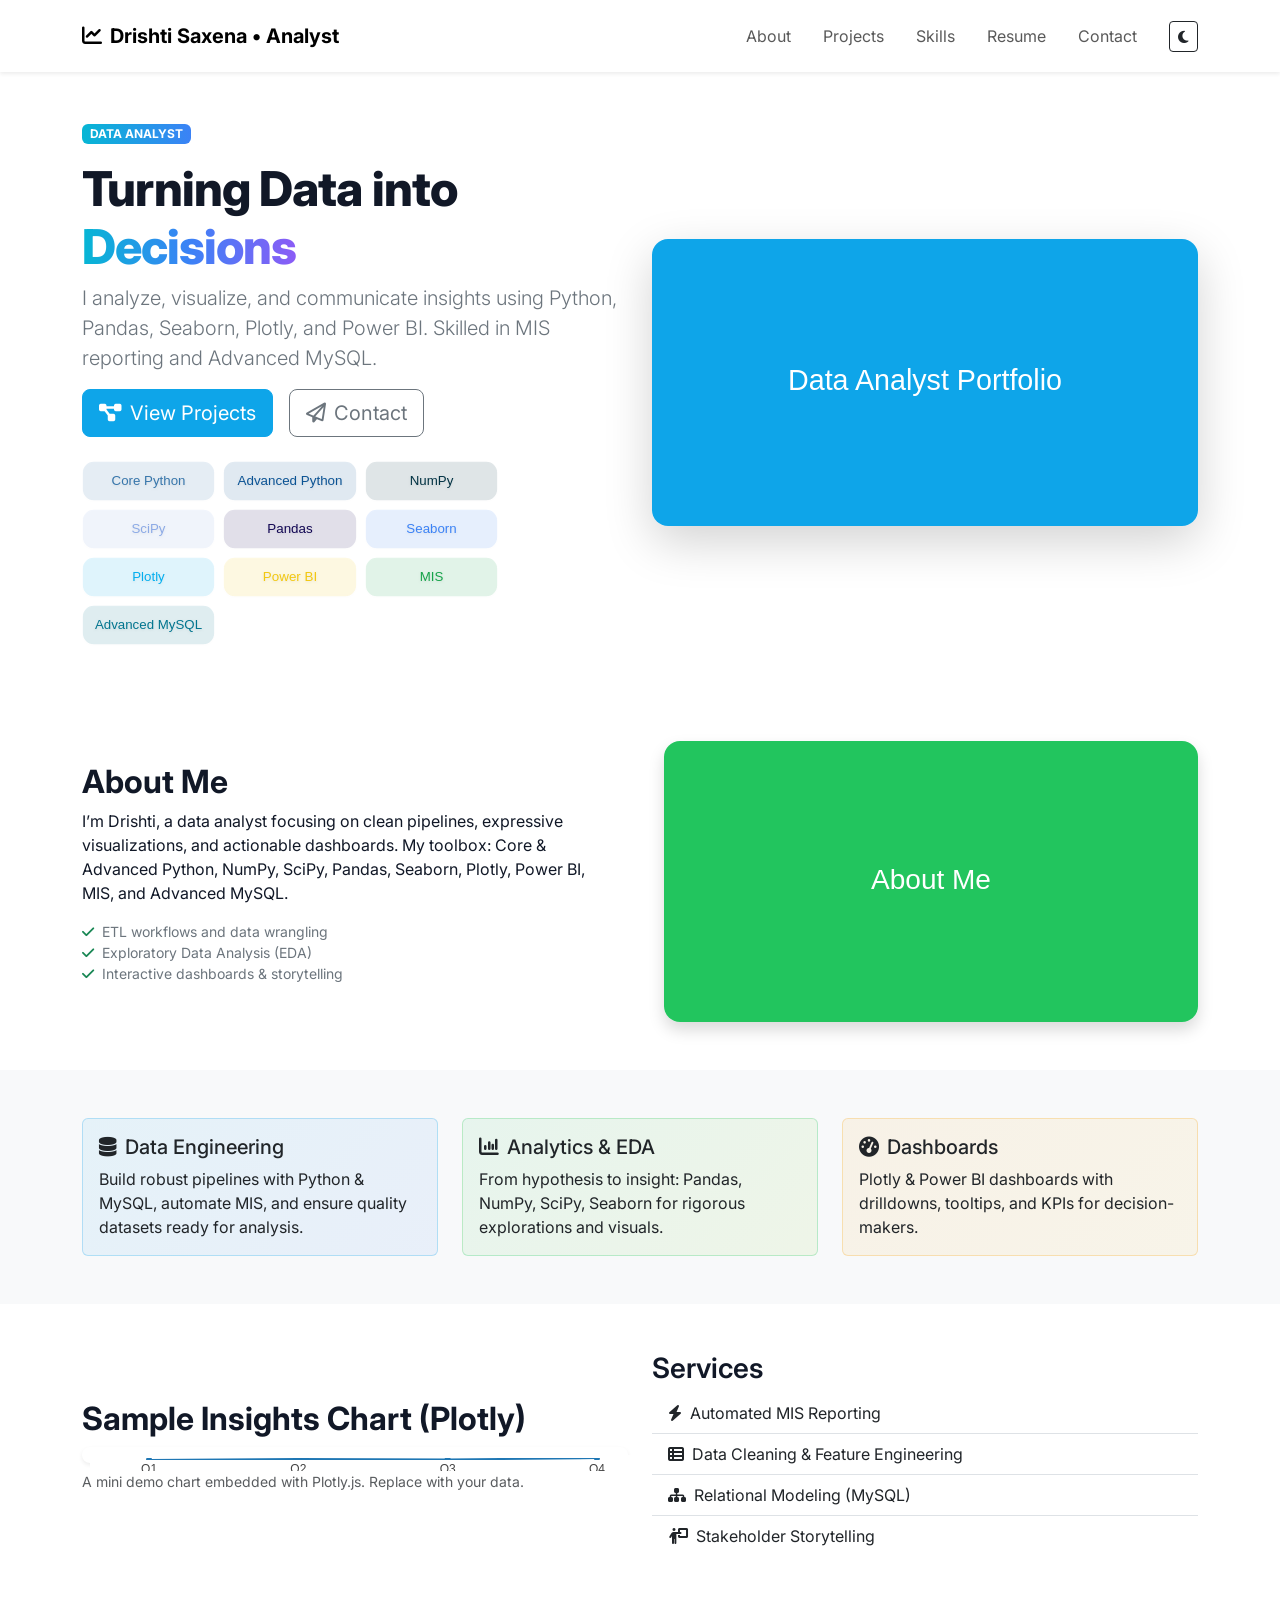
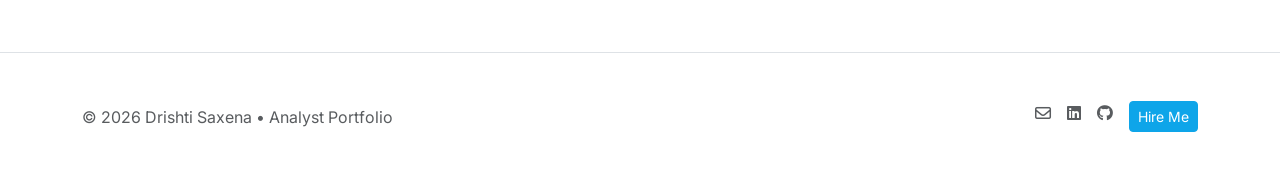
<file: index.html>
<!doctype html>
<html lang="en">
<head>

  <meta charset="utf-8" />
  <meta name="viewport" content="width=device-width, initial-scale=1" />
  <title>Analyst Portfolio - Drishti Saxena</title>
  <meta name="description" content="Animated, attractive, fully-featured data analyst portfolio: Python, NumPy, SciPy, Pandas, Seaborn, Plotly, Power BI, MIS, Advanced MySQL."/>

  <!-- Bootstrap 5 -->
  <link href="https://cdn.jsdelivr.net/npm/bootstrap@5.3.3/dist/css/bootstrap.min.css" rel="stylesheet">
  <!-- AOS for animations -->
  <link href="https://unpkg.com/aos@2.3.4/dist/aos.css" rel="stylesheet">
  <!-- Font Awesome -->
  <link href="https://cdnjs.cloudflare.com/ajax/libs/font-awesome/6.5.0/css/all.min.css" rel="stylesheet">
  <!-- Inter font -->
  <link rel="preconnect" href="https://fonts.gstatic.com" crossorigin>
  <link href="https://fonts.googleapis.com/css2?family=Inter:wght@300;400;600;800&display=swap" rel="stylesheet">
  <!-- Custom -->
  <link href="css/style.css" rel="stylesheet">

</head>
<body class="fade-in">

  <nav class="navbar navbar-expand-lg navbar-light bg-white sticky-top shadow-sm py-3">
    <div class="container">
      <a class="navbar-brand fw-bold" href="index.html"><i class="fa-solid fa-chart-line me-2"></i>Drishti Saxena • Analyst</a>
      <button class="navbar-toggler" type="button" data-bs-toggle="collapse" data-bs-target="#nav">
        <span class="navbar-toggler-icon"></span>
      </button>
      <div id="nav" class="collapse navbar-collapse">
        <ul class="navbar-nav ms-auto align-items-lg-center gap-lg-3">
          <li class="nav-item"><a class="nav-link" href="index.html#about">About</a></li>
          <li class="nav-item"><a class="nav-link" href="projects.html">Projects</a></li>
          <li class="nav-item"><a class="nav-link" href="skills.html">Skills</a></li>
          <li class="nav-item"><a class="nav-link" href="resume.html">Resume</a></li>
          <li class="nav-item"><a class="nav-link" href="contact.html">Contact</a></li>
          <li class="nav-item">
            <button class="btn btn-sm btn-outline-dark ms-lg-2" id="themeToggle" aria-label="Toggle theme">
              <i class="fa-solid fa-moon"></i>
            </button>
          </li>
        </ul>
      </div>
    </div>
  </nav>


<header class="hero container py-5">
  <div class="row align-items-center g-4">
    <div class="col-lg-6" data-aos="fade-right">
      <span class="badge bg-gradient-primary text-uppercase mb-3">Data Analyst</span>
      <h1 class="display-5 fw-extrabold lh-tight">Turning Data into <span class="gradient-text">Decisions</span></h1>
      <p class="lead text-secondary">I analyze, visualize, and communicate insights using Python, Pandas, Seaborn, Plotly, and Power BI. Skilled in MIS reporting and Advanced MySQL.</p>
      <div class="d-flex gap-3 mt-3">
        <a href="projects.html" class="btn btn-primary btn-lg"><i class="fa-solid fa-diagram-project me-2"></i>View Projects</a>
        <a href="contact.html" class="btn btn-outline-secondary btn-lg"><i class="fa-regular fa-paper-plane me-2"></i>Contact</a>
      </div>
      <div class="d-flex flex-wrap gap-2 mt-4">
        <img class="tech-badge" src="assets/icons/core_python.svg" alt="Core Python"/><img class="tech-badge" src="assets/icons/advanced_python.svg" alt="Advanced Python"/><img class="tech-badge" src="assets/icons/numpy.svg" alt="NumPy"/><img class="tech-badge" src="assets/icons/scipy.svg" alt="SciPy"/><img class="tech-badge" src="assets/icons/pandas.svg" alt="Pandas"/><img class="tech-badge" src="assets/icons/seaborn.svg" alt="Seaborn"/><img class="tech-badge" src="assets/icons/plotly.svg" alt="Plotly"/><img class="tech-badge" src="assets/icons/power_bi.svg" alt="Power BI"/><img class="tech-badge" src="assets/icons/mis.svg" alt="MIS"/><img class="tech-badge" src="assets/icons/advanced_mysql.svg" alt="Advanced MySQL"/>
      </div>
    </div>
    <div class="col-lg-6 text-center" data-aos="zoom-in">
      <img src="assets/img/hero.svg" class="img-fluid rounded-4 shadow-lg" alt="hero image">
    </div>
  </div>
</header>

<section id="about" class="container py-5">
  <div class="row align-items-center g-5">
    <div class="col-lg-6 order-lg-2" data-aos="fade-left">
      <img src="assets/img/about.svg" class="img-fluid rounded-4 shadow" alt="about">
    </div>
    <div class="col-lg-6" data-aos="fade-right">
      <h2 class="fw-bold">About Me</h2>
      <p>I’m Drishti, a data analyst focusing on clean pipelines, expressive visualizations, and actionable dashboards. My toolbox: Core & Advanced Python, NumPy, SciPy, Pandas, Seaborn, Plotly, Power BI, MIS, and Advanced MySQL.</p>
      <ul class="list-unstyled small text-secondary">
        <li><i class="fa-solid fa-check me-2 text-success"></i>ETL workflows and data wrangling</li>
        <li><i class="fa-solid fa-check me-2 text-success"></i>Exploratory Data Analysis (EDA)</li>
        <li><i class="fa-solid fa-check me-2 text-success"></i>Interactive dashboards & storytelling</li>
      </ul>
    </div>
  </div>
</section>

<section class="bg-light py-5">
  <div class="container">
    <div class="row g-4">
      <div class="col-md-4" data-aos="flip-left">
        <div class="card h-100 gradient-card">
          <div class="card-body">
            <h5 class="card-title"><i class="fa-solid fa-database me-2"></i>Data Engineering</h5>
            <p class="card-text">Build robust pipelines with Python & MySQL, automate MIS, and ensure quality datasets ready for analysis.</p>
          </div>
        </div>
      </div>
      <div class="col-md-4" data-aos="flip-left" data-aos-delay="100">
        <div class="card h-100 gradient-card-2">
          <div class="card-body">
            <h5 class="card-title"><i class="fa-solid fa-chart-column me-2"></i>Analytics & EDA</h5>
            <p class="card-text">From hypothesis to insight: Pandas, NumPy, SciPy, Seaborn for rigorous explorations and visuals.</p>
          </div>
        </div>
      </div>
      <div class="col-md-4" data-aos="flip-left" data-aos-delay="200">
        <div class="card h-100 gradient-card-3">
          <div class="card-body">
            <h5 class="card-title"><i class="fa-solid fa-gauge-high me-2"></i>Dashboards</h5>
            <p class="card-text">Plotly & Power BI dashboards with drilldowns, tooltips, and KPIs for decision-makers.</p>
          </div>
        </div>
      </div>
    </div>
  </div>
</section>

<section class="container py-5">
  <div class="row g-4 align-items-center">
    <div class="col-lg-6" data-aos="fade-right">
      <h2 class="fw-bold">Sample Insights Chart (Plotly)</h2>
      <div id="plotly-demo" class="rounded-4 shadow-sm p-2 bg-white"></div>
      <p class="small text-muted mt-2">A mini demo chart embedded with Plotly.js. Replace with your data.</p>
    </div>
    <div class="col-lg-6" data-aos="fade-left">
      <h3 class="fw-semibold">Services</h3>
      <ul class="list-group list-group-flush">
        <li class="list-group-item"><i class="fa-solid fa-bolt me-2"></i>Automated MIS Reporting</li>
        <li class="list-group-item"><i class="fa-solid fa-table-list me-2"></i>Data Cleaning & Feature Engineering</li>
        <li class="list-group-item"><i class="fa-solid fa-sitemap me-2"></i>Relational Modeling (MySQL)</li>
        <li class="list-group-item"><i class="fa-solid fa-person-chalkboard me-2"></i>Stakeholder Storytelling</li>
      </ul>
    </div>
  </div>
</section>


  <footer class="py-5 mt-5 border-top">
    <div class="container d-flex flex-column flex-md-row justify-content-between align-items-center gap-3">
      <div class="text-muted">© <span id="year"></span> Drishti Saxena • Analyst Portfolio</div>
      <div class="d-flex gap-3">
        <a href="mailto:you@example.com" class="text-muted"><i class="fa-regular fa-envelope"></i></a>
        <a href="https://www.linkedin.com/" target="_blank" class="text-muted"><i class="fa-brands fa-linkedin"></i></a>
        <a href="https://github.com/" target="_blank" class="text-muted"><i class="fa-brands fa-github"></i></a>
        <a href="contact.html" class="btn btn-primary btn-sm">Hire Me</a>
      </div>
    </div>
  </footer>


  <script src="https://cdn.jsdelivr.net/npm/bootstrap@5.3.3/dist/js/bootstrap.bundle.min.js"></script>
  <script src="https://unpkg.com/aos@2.3.4/dist/aos.js"></script>
  <script src="https://cdn.plot.ly/plotly-2.32.0.min.js"></script>
  <script src="js/main.js"></script>

</body>
</html>
</file>
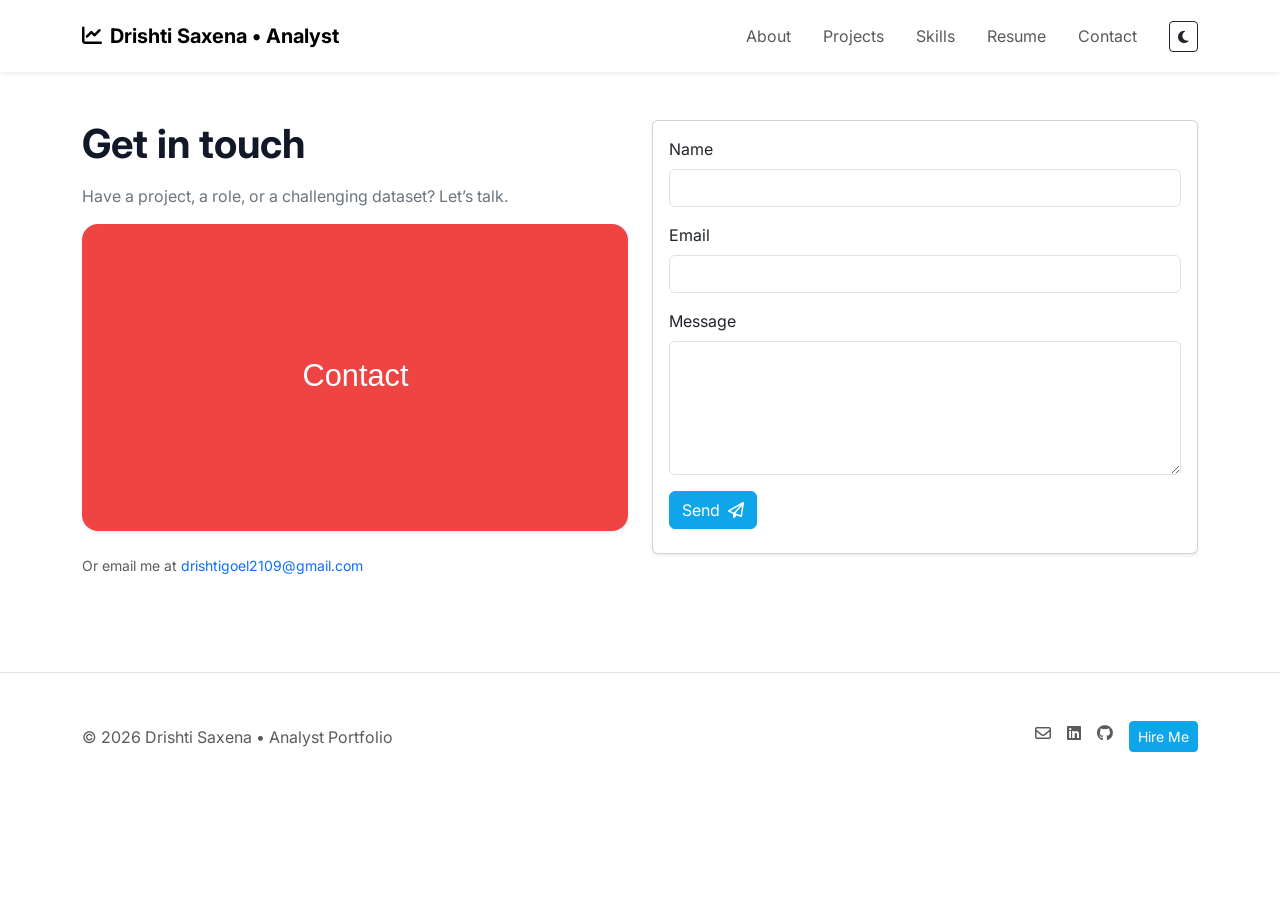
<file: contact.html>
<!doctype html>
<html lang="en">
<head>

  <meta charset="utf-8" />
  <meta name="viewport" content="width=device-width, initial-scale=1" />
  <title>Analyst Portfolio - Drishti Saxena</title>
  <meta name="description" content="Animated, attractive, fully-featured data analyst portfolio: Python, NumPy, SciPy, Pandas, Seaborn, Plotly, Power BI, MIS, Advanced MySQL."/>

  <!-- Bootstrap 5 -->
  <link href="https://cdn.jsdelivr.net/npm/bootstrap@5.3.3/dist/css/bootstrap.min.css" rel="stylesheet">
  <!-- AOS for animations -->
  <link href="https://unpkg.com/aos@2.3.4/dist/aos.css" rel="stylesheet">
  <!-- Font Awesome -->
  <link href="https://cdnjs.cloudflare.com/ajax/libs/font-awesome/6.5.0/css/all.min.css" rel="stylesheet">
  <!-- Inter font -->
  <link rel="preconnect" href="https://fonts.gstatic.com" crossorigin>
  <link href="https://fonts.googleapis.com/css2?family=Inter:wght@300;400;600;800&display=swap" rel="stylesheet">
  <!-- Custom -->
  <link href="css/style.css" rel="stylesheet">

</head>
<body>

  <nav class="navbar navbar-expand-lg navbar-light bg-white sticky-top shadow-sm py-3">
    <div class="container">
      <a class="navbar-brand fw-bold" href="index.html"><i class="fa-solid fa-chart-line me-2"></i>Drishti Saxena • Analyst</a>
      <button class="navbar-toggler" type="button" data-bs-toggle="collapse" data-bs-target="#nav">
        <span class="navbar-toggler-icon"></span>
      </button>
      <div id="nav" class="collapse navbar-collapse">
        <ul class="navbar-nav ms-auto align-items-lg-center gap-lg-3">
          <li class="nav-item"><a class="nav-link" href="index.html#about">About</a></li>
          <li class="nav-item"><a class="nav-link" href="projects.html">Projects</a></li>
          <li class="nav-item"><a class="nav-link" href="skills.html">Skills</a></li>
          <li class="nav-item"><a class="nav-link" href="resume.html">Resume</a></li>
          <li class="nav-item"><a class="nav-link" href="contact.html">Contact</a></li>
          <li class="nav-item">
            <button class="btn btn-sm btn-outline-dark ms-lg-2" id="themeToggle" aria-label="Toggle theme">
              <i class="fa-solid fa-moon"></i>
            </button>
          </li>
        </ul>
      </div>
    </div>
  </nav>


<section class="container py-5">
  <div class="row g-4">
    <div class="col-lg-6" data-aos="fade-right">
      <h1 class="fw-bold mb-3">Get in touch</h1>
      <p class="text-secondary">Have a project, a role, or a challenging dataset? Let’s talk.</p>
      <div class="ratio ratio-16x9 rounded-4 shadow-sm overflow-hidden mb-4">
        <img src="assets/img/contact.svg" alt="contact illustration" class="w-100 h-100 object-fit-cover">
      </div>
      <div class="small text-muted">Or email me at <a href="mailto:you@example.com">drishtigoel2109@gmail.com</a></div>
    </div>
    <div class="col-lg-6" data-aos="fade-left">
      <div class="card shadow-sm">
        <div class="card-body">
          <form id="contactForm" novalidate>
            <div class="mb-3">
              <label class="form-label">Name</label>
              <input type="text" class="form-control" required>
              <div class="invalid-feedback">Please enter your name.</div>
            </div>
            <div class="mb-3">
              <label class="form-label">Email</label>
              <input type="email" class="form-control" required>
              <div class="invalid-feedback">Please enter a valid email.</div>
            </div>
            <div class="mb-3">
              <label class="form-label">Message</label>
              <textarea class="form-control" rows="5" required></textarea>
              <div class="invalid-feedback">Message cannot be empty.</div>
            </div>
            <button type="submit" class="btn btn-primary">Send <i class="fa-regular fa-paper-plane ms-1"></i></button>
            <div class="form-text mt-2" id="formStatus"></div>
          </form>
        </div>
      </div>
    </div>
  </div>
</section>


  <footer class="py-5 mt-5 border-top">
    <div class="container d-flex flex-column flex-md-row justify-content-between align-items-center gap-3">
      <div class="text-muted">© <span id="year"></span> Drishti Saxena • Analyst Portfolio</div>
      <div class="d-flex gap-3">
        <a href="mailto:you@example.com" class="text-muted"><i class="fa-regular fa-envelope"></i></a>
        <a href="https://www.linkedin.com/" target="_blank" class="text-muted"><i class="fa-brands fa-linkedin"></i></a>
        <a href="https://github.com/" target="_blank" class="text-muted"><i class="fa-brands fa-github"></i></a>
        <a href="contact.html" class="btn btn-primary btn-sm">Hire Me</a>
      </div>
    </div>
  </footer>


  <script src="https://cdn.jsdelivr.net/npm/bootstrap@5.3.3/dist/js/bootstrap.bundle.min.js"></script>
  <script src="https://unpkg.com/aos@2.3.4/dist/aos.js"></script>
  <script src="https://cdn.plot.ly/plotly-2.32.0.min.js"></script>
  <script src="js/main.js"></script>

</body>
</html>
</file>
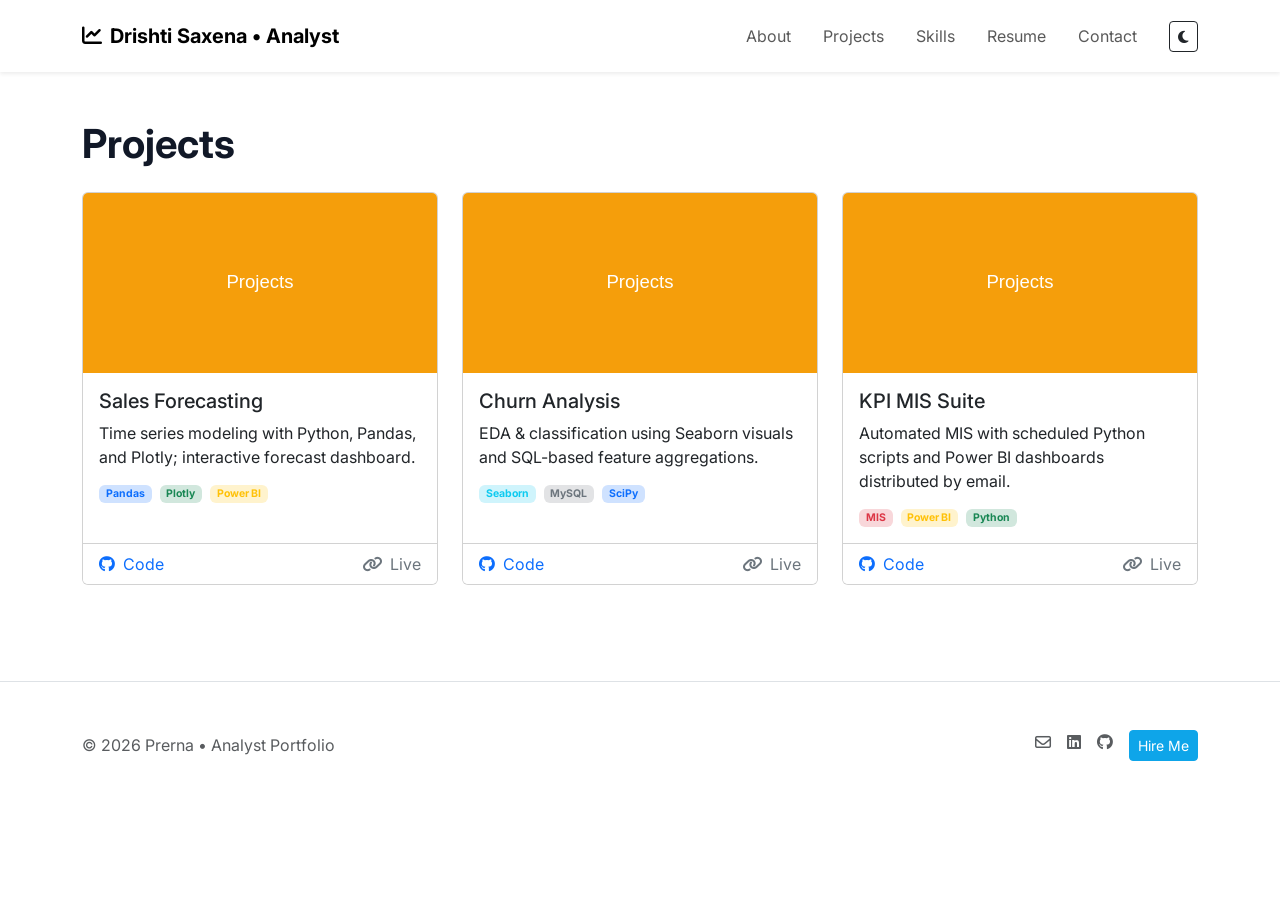
<file: projects.html>
<!doctype html>
<html lang="en">
<head>

  <meta charset="utf-8" />
  <meta name="viewport" content="width=device-width, initial-scale=1" />
  <title>Analyst Portfolio - Drishti Saxena</title>
  <meta name="description" content="Animated, attractive, fully-featured data analyst portfolio: Python, NumPy, SciPy, Pandas, Seaborn, Plotly, Power BI, MIS, Advanced MySQL."/>

  <!-- Bootstrap 5 -->
  <link href="https://cdn.jsdelivr.net/npm/bootstrap@5.3.3/dist/css/bootstrap.min.css" rel="stylesheet">
  <!-- AOS for animations -->
  <link href="https://unpkg.com/aos@2.3.4/dist/aos.css" rel="stylesheet">
  <!-- Font Awesome -->
  <link href="https://cdnjs.cloudflare.com/ajax/libs/font-awesome/6.5.0/css/all.min.css" rel="stylesheet">
  <!-- Inter font -->
  <link rel="preconnect" href="https://fonts.gstatic.com" crossorigin>
  <link href="https://fonts.googleapis.com/css2?family=Inter:wght@300;400;600;800&display=swap" rel="stylesheet">
  <!-- Custom -->
  <link href="css/style.css" rel="stylesheet">

</head>
<body>

  <nav class="navbar navbar-expand-lg navbar-light bg-white sticky-top shadow-sm py-3">
    <div class="container">
      <a class="navbar-brand fw-bold" href="index.html"><i class="fa-solid fa-chart-line me-2"></i>Drishti Saxena • Analyst</a>
      <button class="navbar-toggler" type="button" data-bs-toggle="collapse" data-bs-target="#nav">
        <span class="navbar-toggler-icon"></span>
      </button>
      <div id="nav" class="collapse navbar-collapse">
        <ul class="navbar-nav ms-auto align-items-lg-center gap-lg-3">
          <li class="nav-item"><a class="nav-link" href="index.html#about">About</a></li>
          <li class="nav-item"><a class="nav-link" href="projects.html">Projects</a></li>
          <li class="nav-item"><a class="nav-link" href="skills.html">Skills</a></li>
          <li class="nav-item"><a class="nav-link" href="resume.html">Resume</a></li>
          <li class="nav-item"><a class="nav-link" href="contact.html">Contact</a></li>
          <li class="nav-item">
            <button class="btn btn-sm btn-outline-dark ms-lg-2" id="themeToggle" aria-label="Toggle theme">
              <i class="fa-solid fa-moon"></i>
            </button>
          </li>
        </ul>
      </div>
    </div>
  </nav>


<section class="container py-5">
  <h1 class="fw-bold mb-4" data-aos="fade-up">Projects</h1>
  <div class="row row-cols-1 row-cols-md-2 row-cols-lg-3 g-4">
    <!-- Project cards -->
    <div class="col" data-aos="zoom-in">
      <div class="card project-card h-100">
        <img src="assets/img/projects.svg" class="card-img-top" alt="project">
        <div class="card-body">
          <h5 class="card-title">Sales Forecasting</h5>
          <p class="card-text">Time series modeling with Python, Pandas, and Plotly; interactive forecast dashboard.</p>
          <div class="d-flex flex-wrap gap-2 small">
            <span class="badge bg-primary-subtle text-primary">Pandas</span>
            <span class="badge bg-success-subtle text-success">Plotly</span>
            <span class="badge bg-warning-subtle text-warning">Power BI</span>
          </div>
        </div>
        <div class="card-footer bg-white d-flex justify-content-between">
          <a href="#" class="link-primary"><i class="fa-brands fa-github me-2"></i>Code</a>
          <a href="#" class="link-secondary"><i class="fa-solid fa-link me-2"></i>Live</a>
        </div>
      </div>
    </div>

    <div class="col" data-aos="zoom-in" data-aos-delay="100">
      <div class="card project-card h-100">
        <img src="assets/img/projects.svg" class="card-img-top" alt="project">
        <div class="card-body">
          <h5 class="card-title">Churn Analysis</h5>
          <p class="card-text">EDA & classification using Seaborn visuals and SQL-based feature aggregations.</p>
          <div class="d-flex flex-wrap gap-2 small">
            <span class="badge bg-info-subtle text-info">Seaborn</span>
            <span class="badge bg-secondary-subtle text-secondary">MySQL</span>
            <span class="badge bg-primary-subtle text-primary">SciPy</span>
          </div>
        </div>
        <div class="card-footer bg-white d-flex justify-content-between">
          <a href="#" class="link-primary"><i class="fa-brands fa-github me-2"></i>Code</a>
          <a href="#" class="link-secondary"><i class="fa-solid fa-link me-2"></i>Live</a>
        </div>
      </div>
    </div>

    <div class="col" data-aos="zoom-in" data-aos-delay="200">
      <div class="card project-card h-100">
        <img src="assets/img/projects.svg" class="card-img-top" alt="project">
        <div class="card-body">
          <h5 class="card-title">KPI MIS Suite</h5>
          <p class="card-text">Automated MIS with scheduled Python scripts and Power BI dashboards distributed by email.</p>
          <div class="d-flex flex-wrap gap-2 small">
            <span class="badge bg-danger-subtle text-danger">MIS</span>
            <span class="badge bg-warning-subtle text-warning">Power BI</span>
            <span class="badge bg-success-subtle text-success">Python</span>
          </div>
        </div>
        <div class="card-footer bg-white d-flex justify-content-between">
          <a href="#" class="link-primary"><i class="fa-brands fa-github me-2"></i>Code</a>
          <a href="#" class="link-secondary"><i class="fa-solid fa-link me-2"></i>Live</a>
        </div>
      </div>
    </div>
  </div>
</section>


  <footer class="py-5 mt-5 border-top">
    <div class="container d-flex flex-column flex-md-row justify-content-between align-items-center gap-3">
      <div class="text-muted">© <span id="year"></span> Prerna • Analyst Portfolio</div>
      <div class="d-flex gap-3">
        <a href="mailto:you@example.com" class="text-muted"><i class="fa-regular fa-envelope"></i></a>
        <a href="https://www.linkedin.com/" target="_blank" class="text-muted"><i class="fa-brands fa-linkedin"></i></a>
        <a href="https://github.com/" target="_blank" class="text-muted"><i class="fa-brands fa-github"></i></a>
        <a href="contact.html" class="btn btn-primary btn-sm">Hire Me</a>
      </div>
    </div>
  </footer>


  <script src="https://cdn.jsdelivr.net/npm/bootstrap@5.3.3/dist/js/bootstrap.bundle.min.js"></script>
  <script src="https://unpkg.com/aos@2.3.4/dist/aos.js"></script>
  <script src="https://cdn.plot.ly/plotly-2.32.0.min.js"></script>
  <script src="js/main.js"></script>

</body>
</html>
</file>
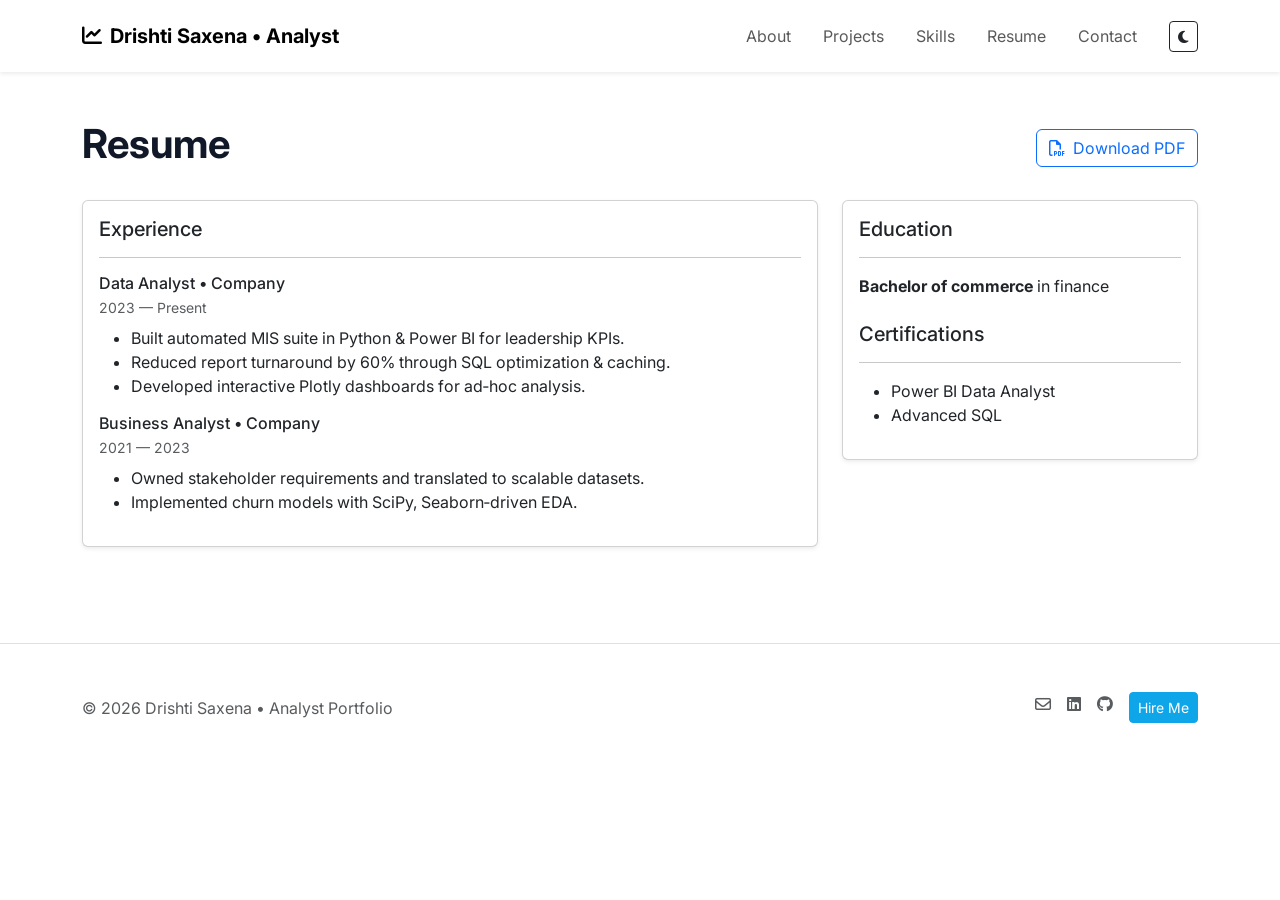
<file: resume.html>
<!doctype html>
<html lang="en">
<head>

  <meta charset="utf-8" />
  <meta name="viewport" content="width=device-width, initial-scale=1" />
  <title>Analyst Portfolio - Drishti Saxena</title>
  <meta name="description" content="Animated, attractive, fully-featured data analyst portfolio: Python, NumPy, SciPy, Pandas, Seaborn, Plotly, Power BI, MIS, Advanced MySQL."/>

  <!-- Bootstrap 5 -->
  <link href="https://cdn.jsdelivr.net/npm/bootstrap@5.3.3/dist/css/bootstrap.min.css" rel="stylesheet">
  <!-- AOS for animations -->
  <link href="https://unpkg.com/aos@2.3.4/dist/aos.css" rel="stylesheet">
  <!-- Font Awesome -->
  <link href="https://cdnjs.cloudflare.com/ajax/libs/font-awesome/6.5.0/css/all.min.css" rel="stylesheet">
  <!-- Inter font -->
  <link rel="preconnect" href="https://fonts.gstatic.com" crossorigin>
  <link href="https://fonts.googleapis.com/css2?family=Inter:wght@300;400;600;800&display=swap" rel="stylesheet">
  <!-- Custom -->
  <link href="css/style.css" rel="stylesheet">

</head>
<body>

  <nav class="navbar navbar-expand-lg navbar-light bg-white sticky-top shadow-sm py-3">
    <div class="container">
      <a class="navbar-brand fw-bold" href="index.html"><i class="fa-solid fa-chart-line me-2"></i>Drishti Saxena • Analyst</a>
      <button class="navbar-toggler" type="button" data-bs-toggle="collapse" data-bs-target="#nav">
        <span class="navbar-toggler-icon"></span>
      </button>
      <div id="nav" class="collapse navbar-collapse">
        <ul class="navbar-nav ms-auto align-items-lg-center gap-lg-3">
          <li class="nav-item"><a class="nav-link" href="index.html#about">About</a></li>
          <li class="nav-item"><a class="nav-link" href="projects.html">Projects</a></li>
          <li class="nav-item"><a class="nav-link" href="skills.html">Skills</a></li>
          <li class="nav-item"><a class="nav-link" href="resume.html">Resume</a></li>
          <li class="nav-item"><a class="nav-link" href="contact.html">Contact</a></li>
          <li class="nav-item">
            <button class="btn btn-sm btn-outline-dark ms-lg-2" id="themeToggle" aria-label="Toggle theme">
              <i class="fa-solid fa-moon"></i>
            </button>
          </li>
        </ul>
      </div>
    </div>
  </nav>


<section class="container py-5">
  <div class="d-flex justify-content-between align-items-center mb-4">
    <h1 class="fw-bold">Resume</h1>
    <a href="assets/Prerna_Analyst_Resume.pdf" class="btn btn-outline-primary"><i class="fa-regular fa-file-pdf me-2"></i>Download PDF</a>
  </div>

  <div class="row g-4">
    <div class="col-lg-8" data-aos="fade-right">
      <div class="card shadow-sm">
        <div class="card-body">
          <h5>Experience</h5>
          <hr>
          <h6 class="mb-1">Data Analyst • Company</h6>
          <div class="text-muted small mb-2">2023 — Present</div>
          <ul>
            <li>Built automated MIS suite in Python & Power BI for leadership KPIs.</li>
            <li>Reduced report turnaround by 60% through SQL optimization & caching.</li>
            <li>Developed interactive Plotly dashboards for ad‑hoc analysis.</li>
          </ul>
          <h6 class="mb-1">Business Analyst • Company</h6>
          <div class="text-muted small mb-2">2021 — 2023</div>
          <ul>
            <li>Owned stakeholder requirements and translated to scalable datasets.</li>
            <li>Implemented churn models with SciPy, Seaborn‑driven EDA.</li>
          </ul>
        </div>
      </div>
    </div>
    <div class="col-lg-4" data-aos="fade-left">
      <div class="card shadow-sm">
        <div class="card-body">
          <h5>Education</h5>
          <hr>
          <p><strong>Bachelor of commerce</strong> in finance</p>
          <h5 class="mt-4">Certifications</h5>
          <hr>
          <ul>
            <li>Power BI Data Analyst</li>
            <li>Advanced SQL</li>
          </ul>
        </div>
      </div>
    </div>
  </div>
</section>


  <footer class="py-5 mt-5 border-top">
    <div class="container d-flex flex-column flex-md-row justify-content-between align-items-center gap-3">
      <div class="text-muted">© <span id="year"></span> Drishti Saxena • Analyst Portfolio</div>
      <div class="d-flex gap-3">
        <a href="mailto:you@example.com" class="text-muted"><i class="fa-regular fa-envelope"></i></a>
        <a href="https://www.linkedin.com/" target="_blank" class="text-muted"><i class="fa-brands fa-linkedin"></i></a>
        <a href="https://github.com/" target="_blank" class="text-muted"><i class="fa-brands fa-github"></i></a>
        <a href="contact.html" class="btn btn-primary btn-sm">Hire Me</a>
      </div>
    </div>
  </footer>


  <script src="https://cdn.jsdelivr.net/npm/bootstrap@5.3.3/dist/js/bootstrap.bundle.min.js"></script>
  <script src="https://unpkg.com/aos@2.3.4/dist/aos.js"></script>
  <script src="https://cdn.plot.ly/plotly-2.32.0.min.js"></script>
  <script src="js/main.js"></script>

</body>
</html>
</file>
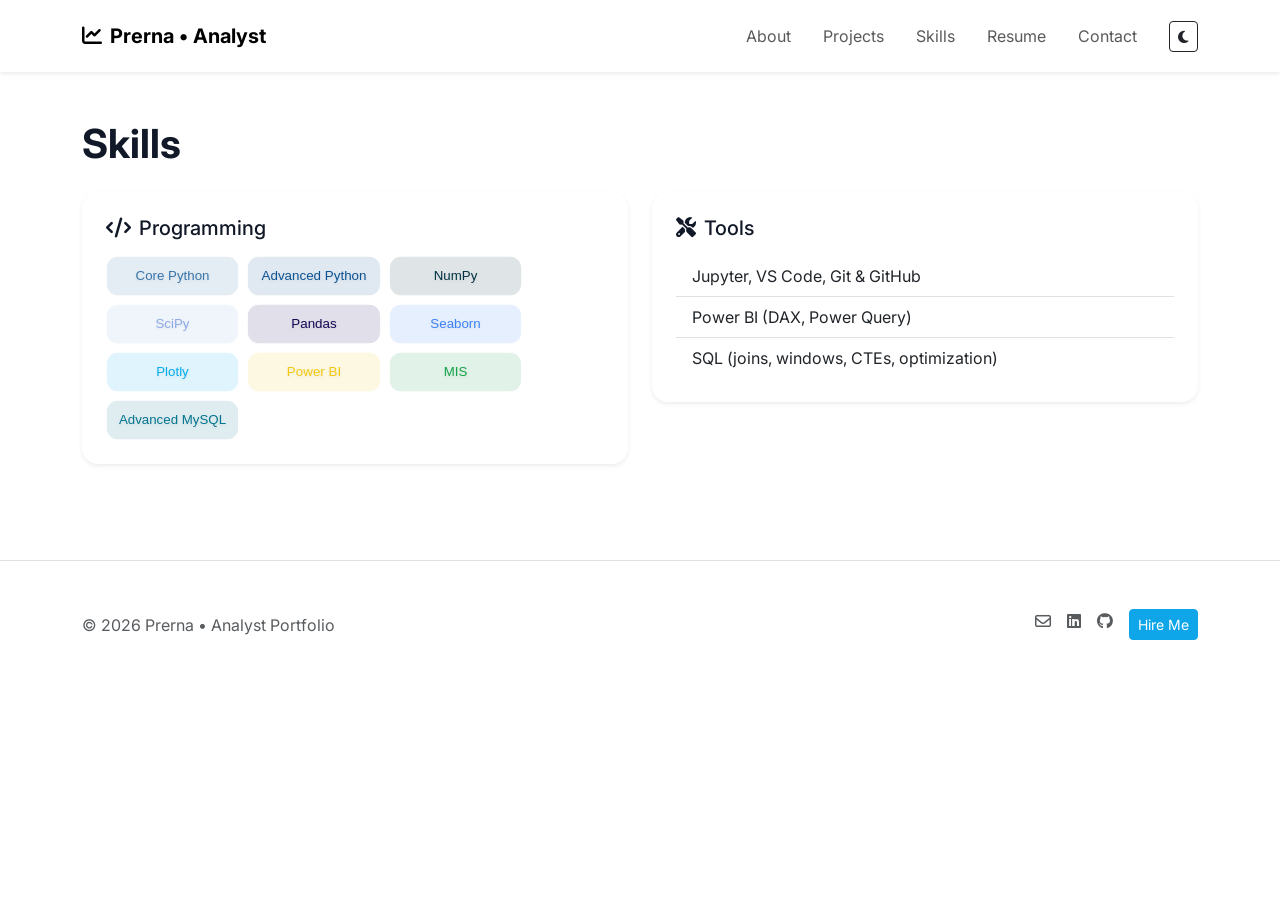
<file: skills.html>
<!doctype html>
<html lang="en">
<head>

  <meta charset="utf-8" />
  <meta name="viewport" content="width=device-width, initial-scale=1" />
  <title>Analyst Portfolio - Prerna</title>
  <meta name="description" content="Animated, attractive, fully-featured data analyst portfolio: Python, NumPy, SciPy, Pandas, Seaborn, Plotly, Power BI, MIS, Advanced MySQL."/>

  <!-- Bootstrap 5 -->
  <link href="https://cdn.jsdelivr.net/npm/bootstrap@5.3.3/dist/css/bootstrap.min.css" rel="stylesheet">
  <!-- AOS for animations -->
  <link href="https://unpkg.com/aos@2.3.4/dist/aos.css" rel="stylesheet">
  <!-- Font Awesome -->
  <link href="https://cdnjs.cloudflare.com/ajax/libs/font-awesome/6.5.0/css/all.min.css" rel="stylesheet">
  <!-- Inter font -->
  <link rel="preconnect" href="https://fonts.gstatic.com" crossorigin>
  <link href="https://fonts.googleapis.com/css2?family=Inter:wght@300;400;600;800&display=swap" rel="stylesheet">
  <!-- Custom -->
  <link href="css/style.css" rel="stylesheet">

</head>
<body>

  <nav class="navbar navbar-expand-lg navbar-light bg-white sticky-top shadow-sm py-3">
    <div class="container">
      <a class="navbar-brand fw-bold" href="index.html"><i class="fa-solid fa-chart-line me-2"></i>Prerna • Analyst</a>
      <button class="navbar-toggler" type="button" data-bs-toggle="collapse" data-bs-target="#nav">
        <span class="navbar-toggler-icon"></span>
      </button>
      <div id="nav" class="collapse navbar-collapse">
        <ul class="navbar-nav ms-auto align-items-lg-center gap-lg-3">
          <li class="nav-item"><a class="nav-link" href="index.html#about">About</a></li>
          <li class="nav-item"><a class="nav-link" href="projects.html">Projects</a></li>
          <li class="nav-item"><a class="nav-link" href="skills.html">Skills</a></li>
          <li class="nav-item"><a class="nav-link" href="resume.html">Resume</a></li>
          <li class="nav-item"><a class="nav-link" href="contact.html">Contact</a></li>
          <li class="nav-item">
            <button class="btn btn-sm btn-outline-dark ms-lg-2" id="themeToggle" aria-label="Toggle theme">
              <i class="fa-solid fa-moon"></i>
            </button>
          </li>
        </ul>
      </div>
    </div>
  </nav>


<section class="container py-5">
  <h1 class="fw-bold mb-4" data-aos="fade-up">Skills</h1>

  <div class="row g-4">
    <div class="col-lg-6" data-aos="fade-right">
      <div class="p-4 rounded-4 shadow-sm bg-white">
        <h5 class="mb-3"><i class="fa-solid fa-code me-2"></i>Programming</h5>
        <div class="d-flex flex-wrap gap-2">
          <img class="tech-badge" src="assets/icons/core_python.svg" alt="Core Python"/><img class="tech-badge" src="assets/icons/advanced_python.svg" alt="Advanced Python"/><img class="tech-badge" src="assets/icons/numpy.svg" alt="NumPy"/><img class="tech-badge" src="assets/icons/scipy.svg" alt="SciPy"/><img class="tech-badge" src="assets/icons/pandas.svg" alt="Pandas"/><img class="tech-badge" src="assets/icons/seaborn.svg" alt="Seaborn"/><img class="tech-badge" src="assets/icons/plotly.svg" alt="Plotly"/><img class="tech-badge" src="assets/icons/power_bi.svg" alt="Power BI"/><img class="tech-badge" src="assets/icons/mis.svg" alt="MIS"/><img class="tech-badge" src="assets/icons/advanced_mysql.svg" alt="Advanced MySQL"/>
        </div>
      </div>
    </div>

    <div class="col-lg-6" data-aos="fade-left">
      <div class="p-4 rounded-4 shadow-sm bg-white">
        <h5 class="mb-3"><i class="fa-solid fa-screwdriver-wrench me-2"></i>Tools</h5>
        <ul class="list-group list-group-flush">
          <li class="list-group-item">Jupyter, VS Code, Git & GitHub</li>
          <li class="list-group-item">Power BI (DAX, Power Query)</li>
          <li class="list-group-item">SQL (joins, windows, CTEs, optimization)</li>
        </ul>
      </div>
    </div>
  </div>
</section>


  <footer class="py-5 mt-5 border-top">
    <div class="container d-flex flex-column flex-md-row justify-content-between align-items-center gap-3">
      <div class="text-muted">© <span id="year"></span> Prerna • Analyst Portfolio</div>
      <div class="d-flex gap-3">
        <a href="mailto:you@example.com" class="text-muted"><i class="fa-regular fa-envelope"></i></a>
        <a href="https://www.linkedin.com/" target="_blank" class="text-muted"><i class="fa-brands fa-linkedin"></i></a>
        <a href="https://github.com/" target="_blank" class="text-muted"><i class="fa-brands fa-github"></i></a>
        <a href="contact.html" class="btn btn-primary btn-sm">Hire Me</a>
      </div>
    </div>
  </footer>


  <script src="https://cdn.jsdelivr.net/npm/bootstrap@5.3.3/dist/js/bootstrap.bundle.min.js"></script>
  <script src="https://unpkg.com/aos@2.3.4/dist/aos.js"></script>
  <script src="https://cdn.plot.ly/plotly-2.32.0.min.js"></script>
  <script src="js/main.js"></script>

</body>
</html>
</file>
<file: css/style.css>
:root { --bg: #ffffff; --text: #111827; --muted: #6b7280; --card:#ffffff; --primary:#0ea5e9; }
:root.dark { --bg: #0b1220; --text: #e5e7eb; --muted:#9ca3af; --card:#0f172a; --primary:#38bdf8; }
*{box-sizing:border-box}
body{background:var(--bg);color:var(--text);font-family:'Inter',system-ui,Segoe UI,Arial,sans-serif}
.navbar, .card, .list-group-item { background: var(--card); }
a { text-decoration: none }
.gradient-text{background:linear-gradient(90deg,#06b6d4,#3b82f6,#8b5cf6);-webkit-background-clip:text;background-clip:text;color:transparent}
.badge.bg-gradient-primary{background:linear-gradient(90deg,#06b6d4,#3b82f6);}
.hero .display-5{letter-spacing:-0.02em}
.fw-extrabold{font-weight:800}
.fade-in{animation:fade .6s ease both}
@keyframes fade{from{opacity:0;transform:translateY(8px)}to{opacity:1;transform:none}}
.tech-badge{height:40px;filter:drop-shadow(0 1px 1px rgba(0,0,0,.08))}
.gradient-card{background:linear-gradient(135deg, rgba(14,165,233,.08), rgba(59,130,246,.08));border:1px solid rgba(14,165,233,.25)}
.gradient-card-2{background:linear-gradient(135deg, rgba(34,197,94,.08), rgba(132,204,22,.08));border:1px solid rgba(34,197,94,.25)}
.gradient-card-3{background:linear-gradient(135deg, rgba(245,158,11,.08), rgba(251,191,36,.08));border:1px solid rgba(245,158,11,.25)}
.project-card img{object-fit:cover;height:180px}
.btn-primary{background-color:var(--primary);border-color:var(--primary)}
.btn-primary:hover{filter:brightness(0.95)}
:root.dark .bg-light{background:#0b1220 !important}
:root.dark .list-group-item{background:var(--card);color:var(--text)}
footer{background:var(--card)}
</file>
